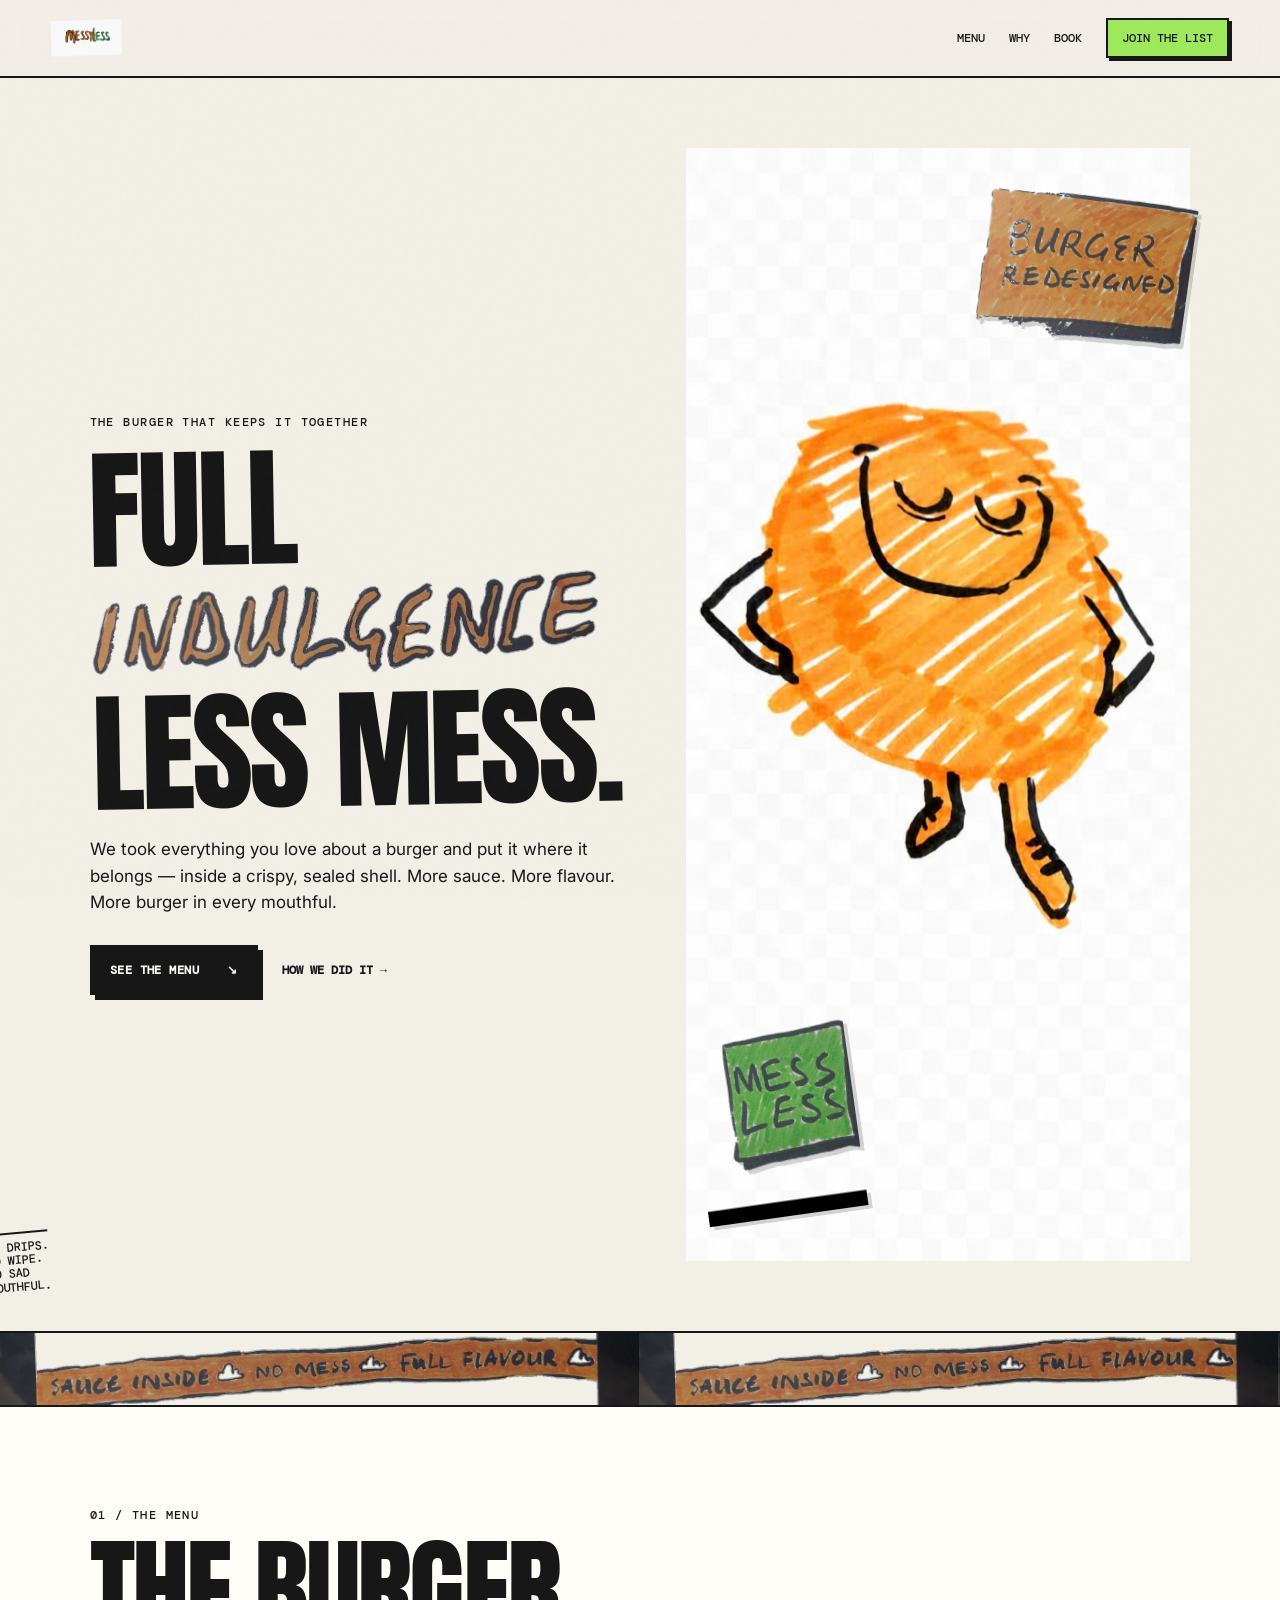
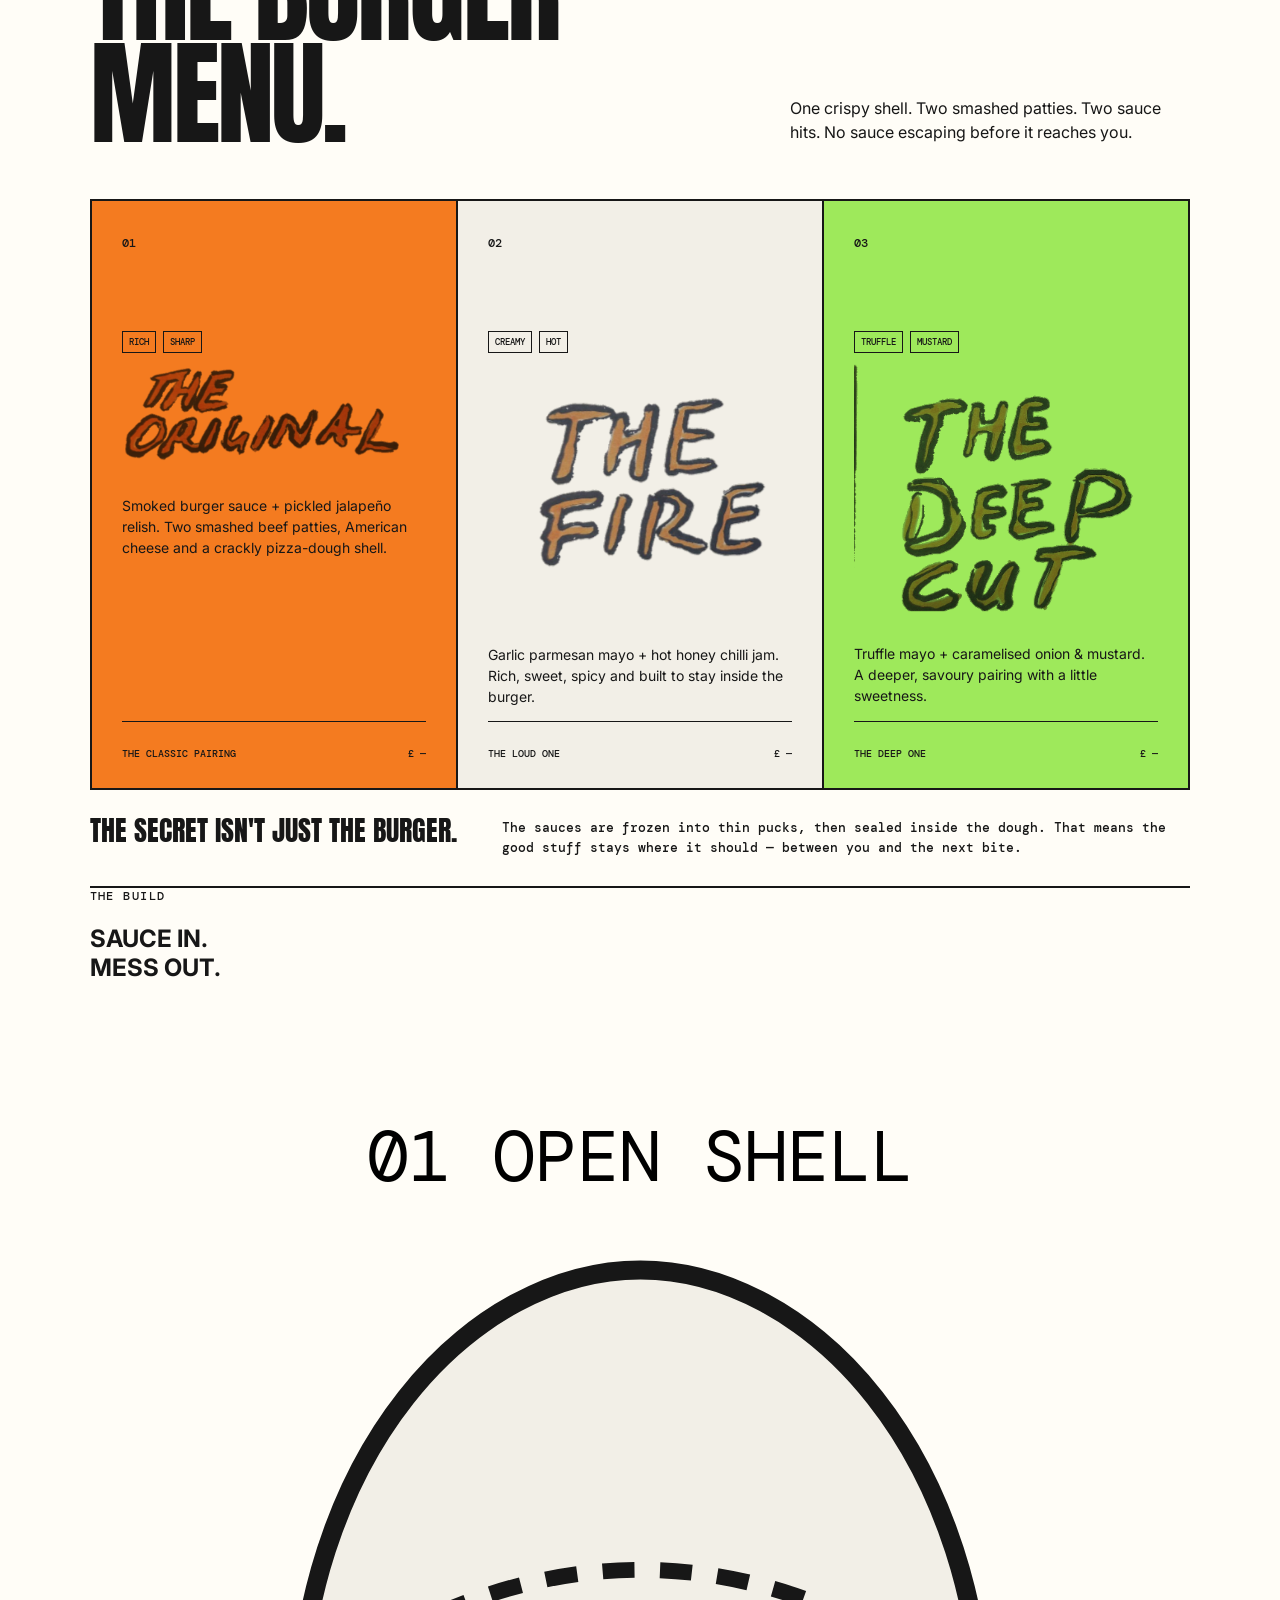
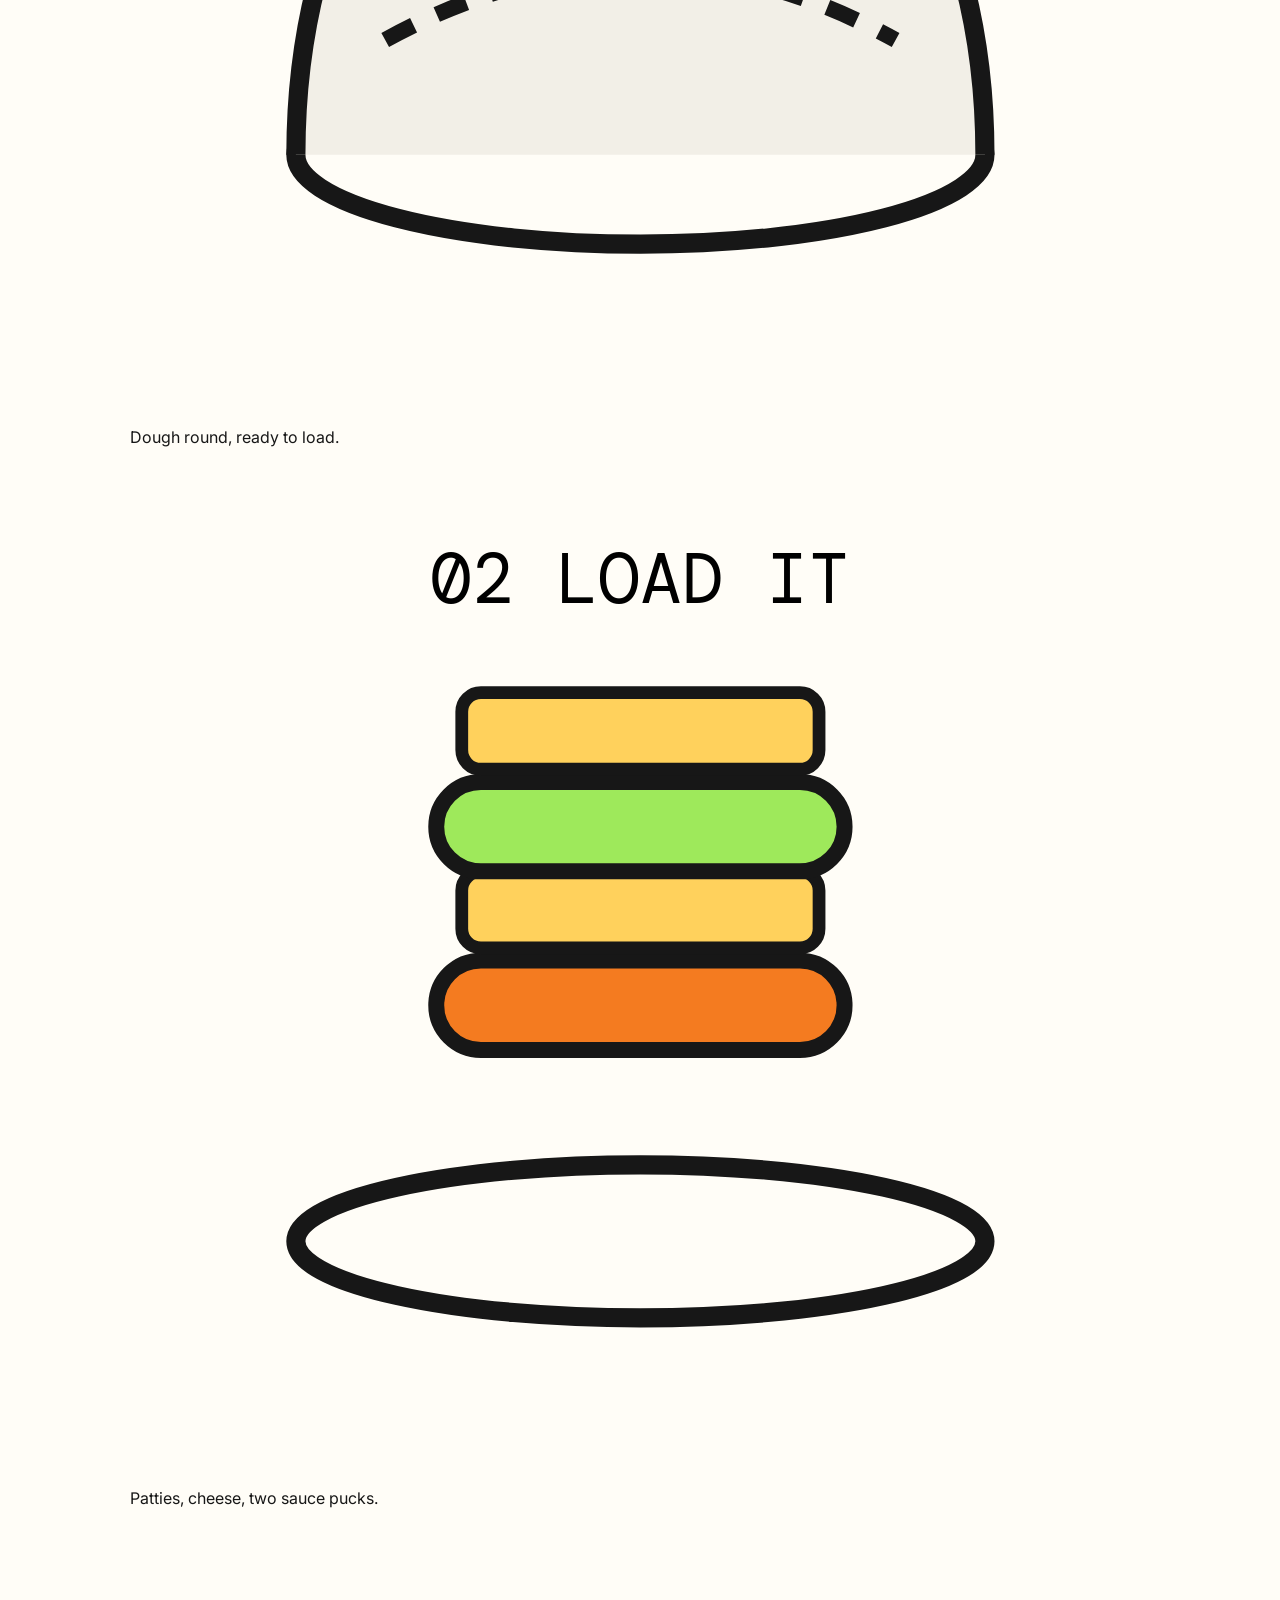
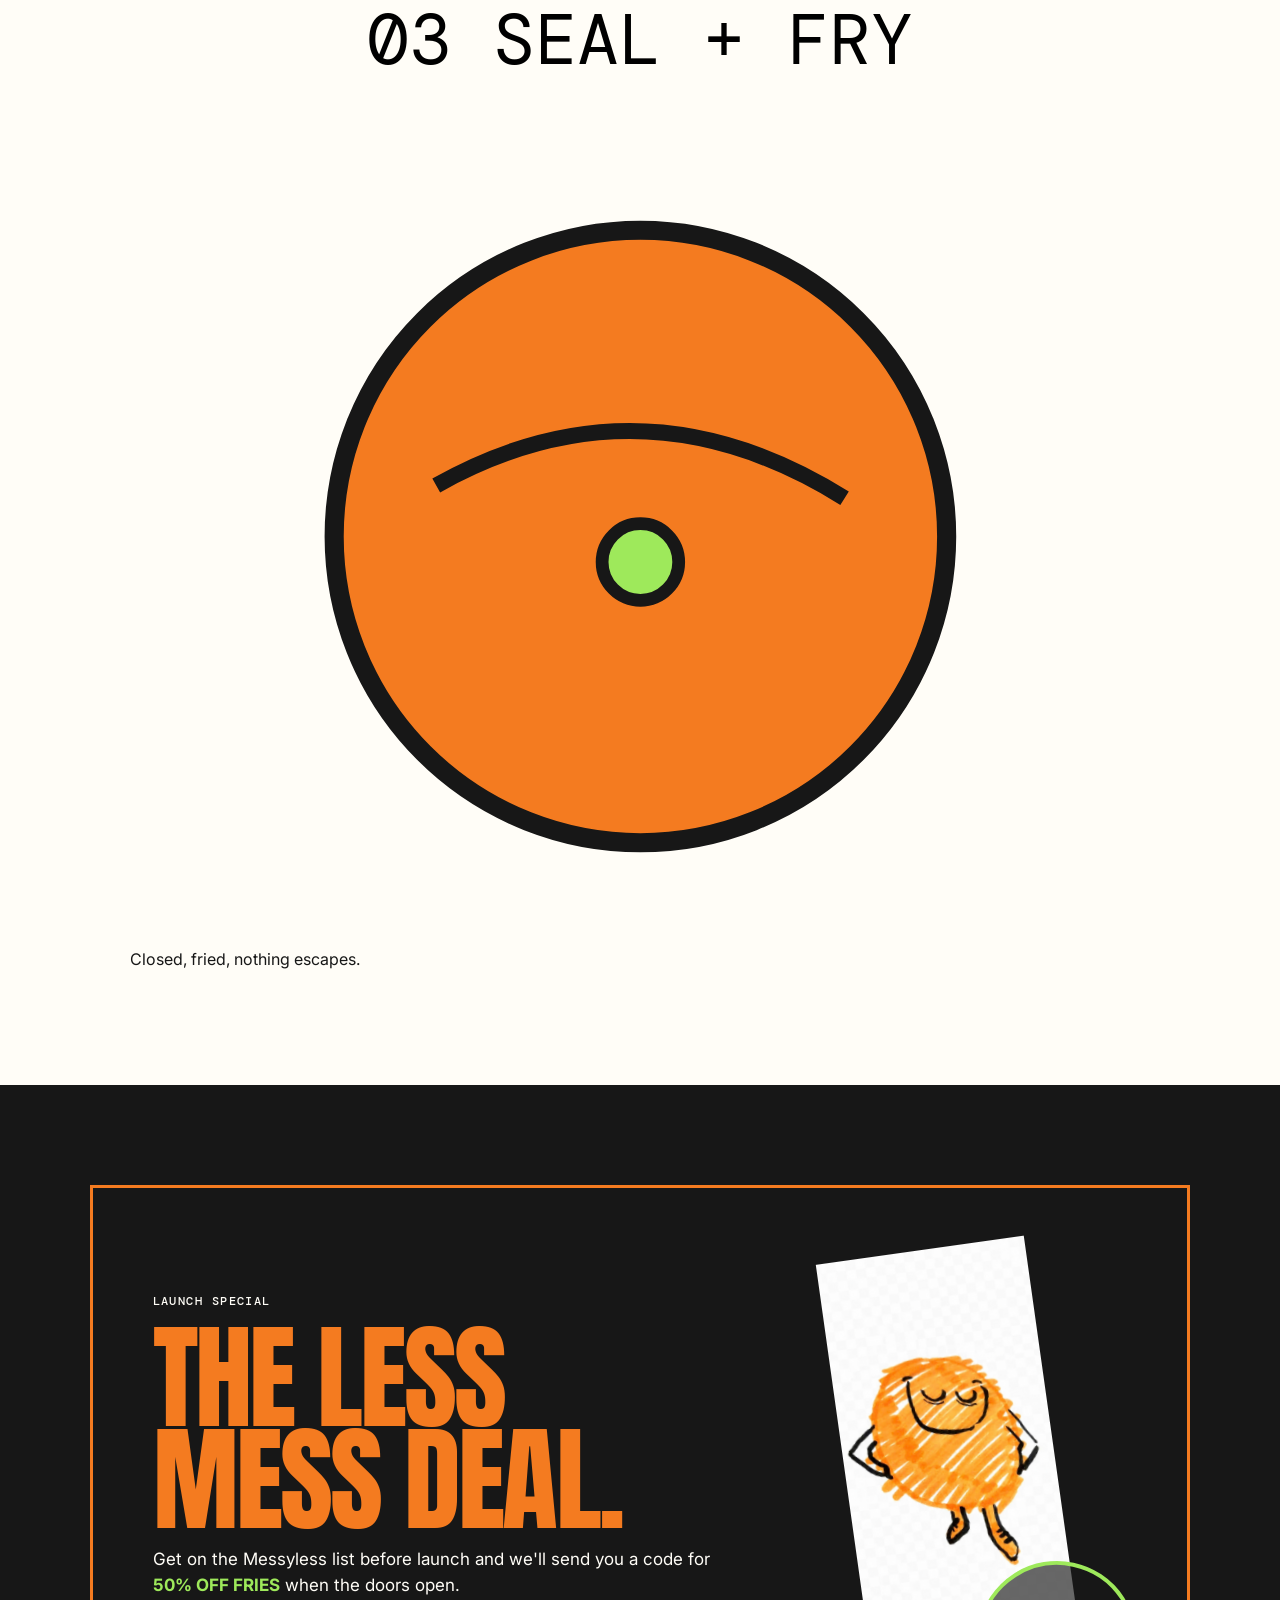
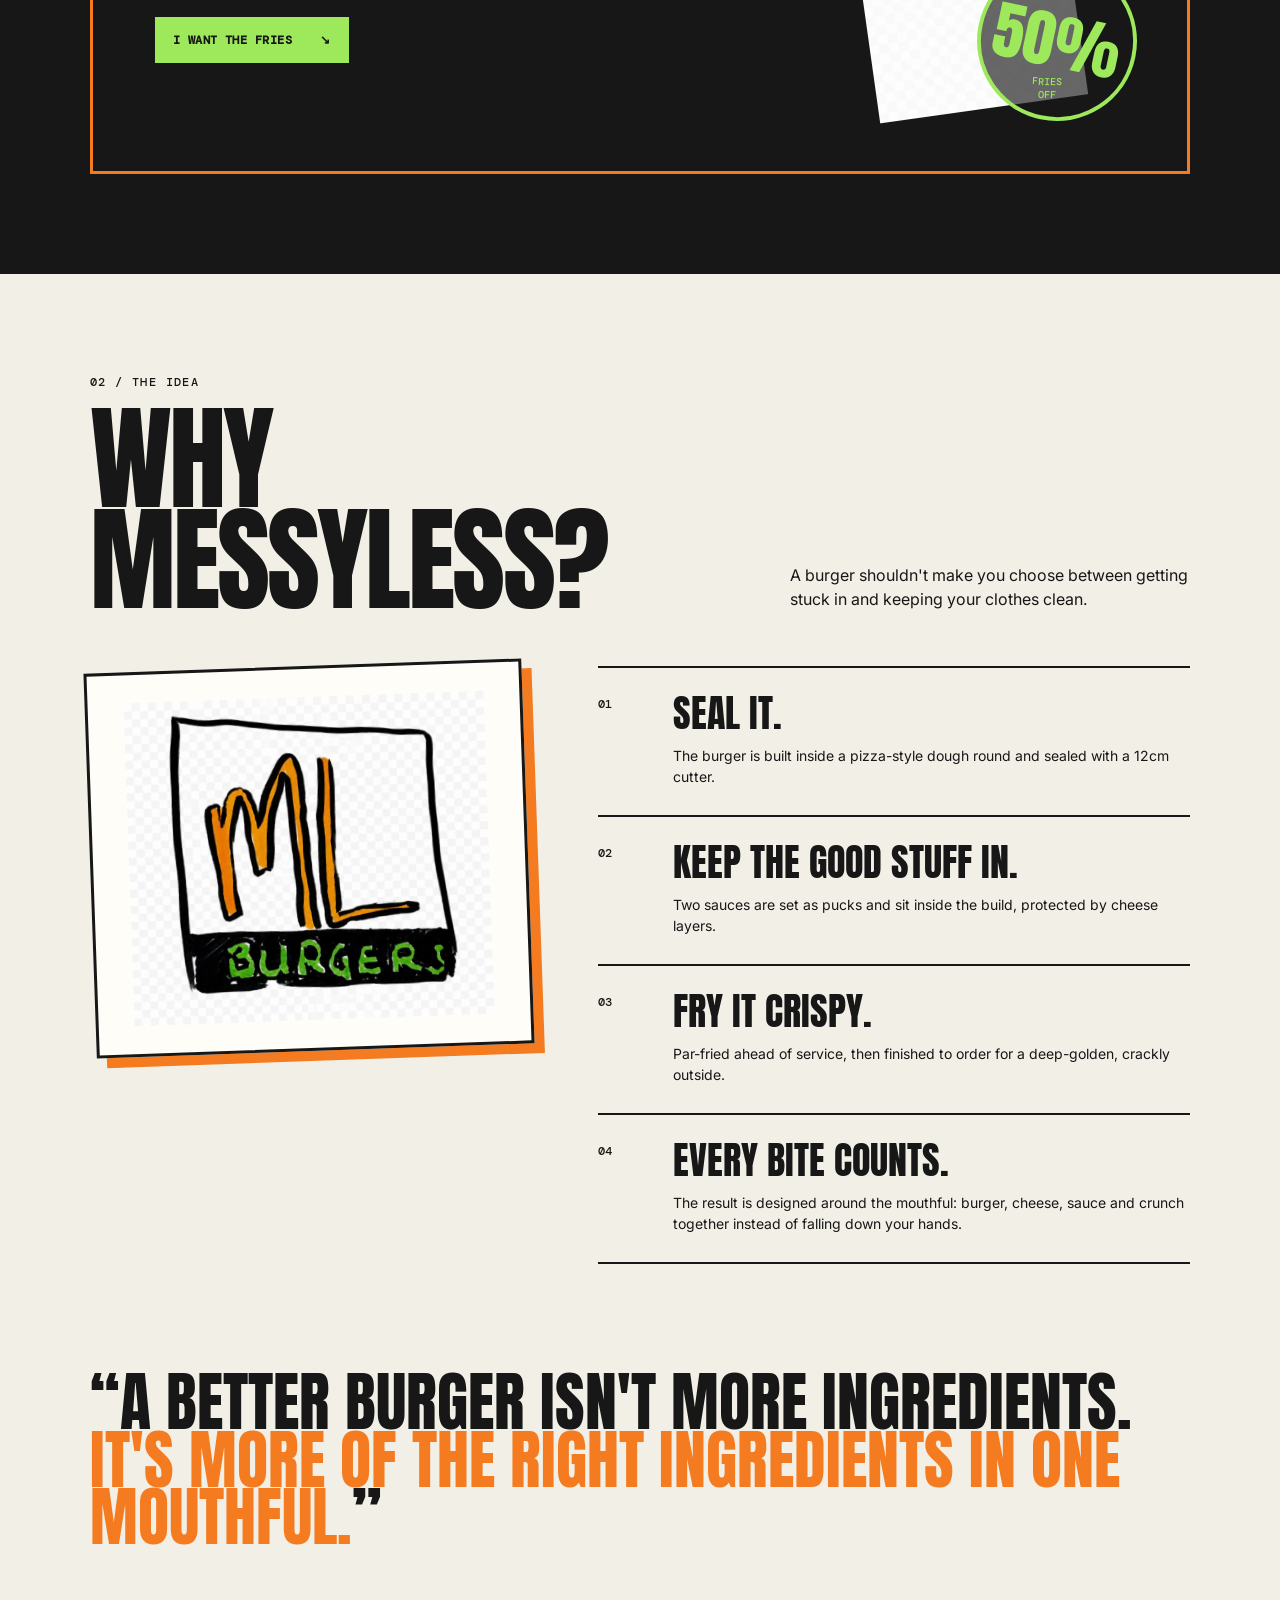
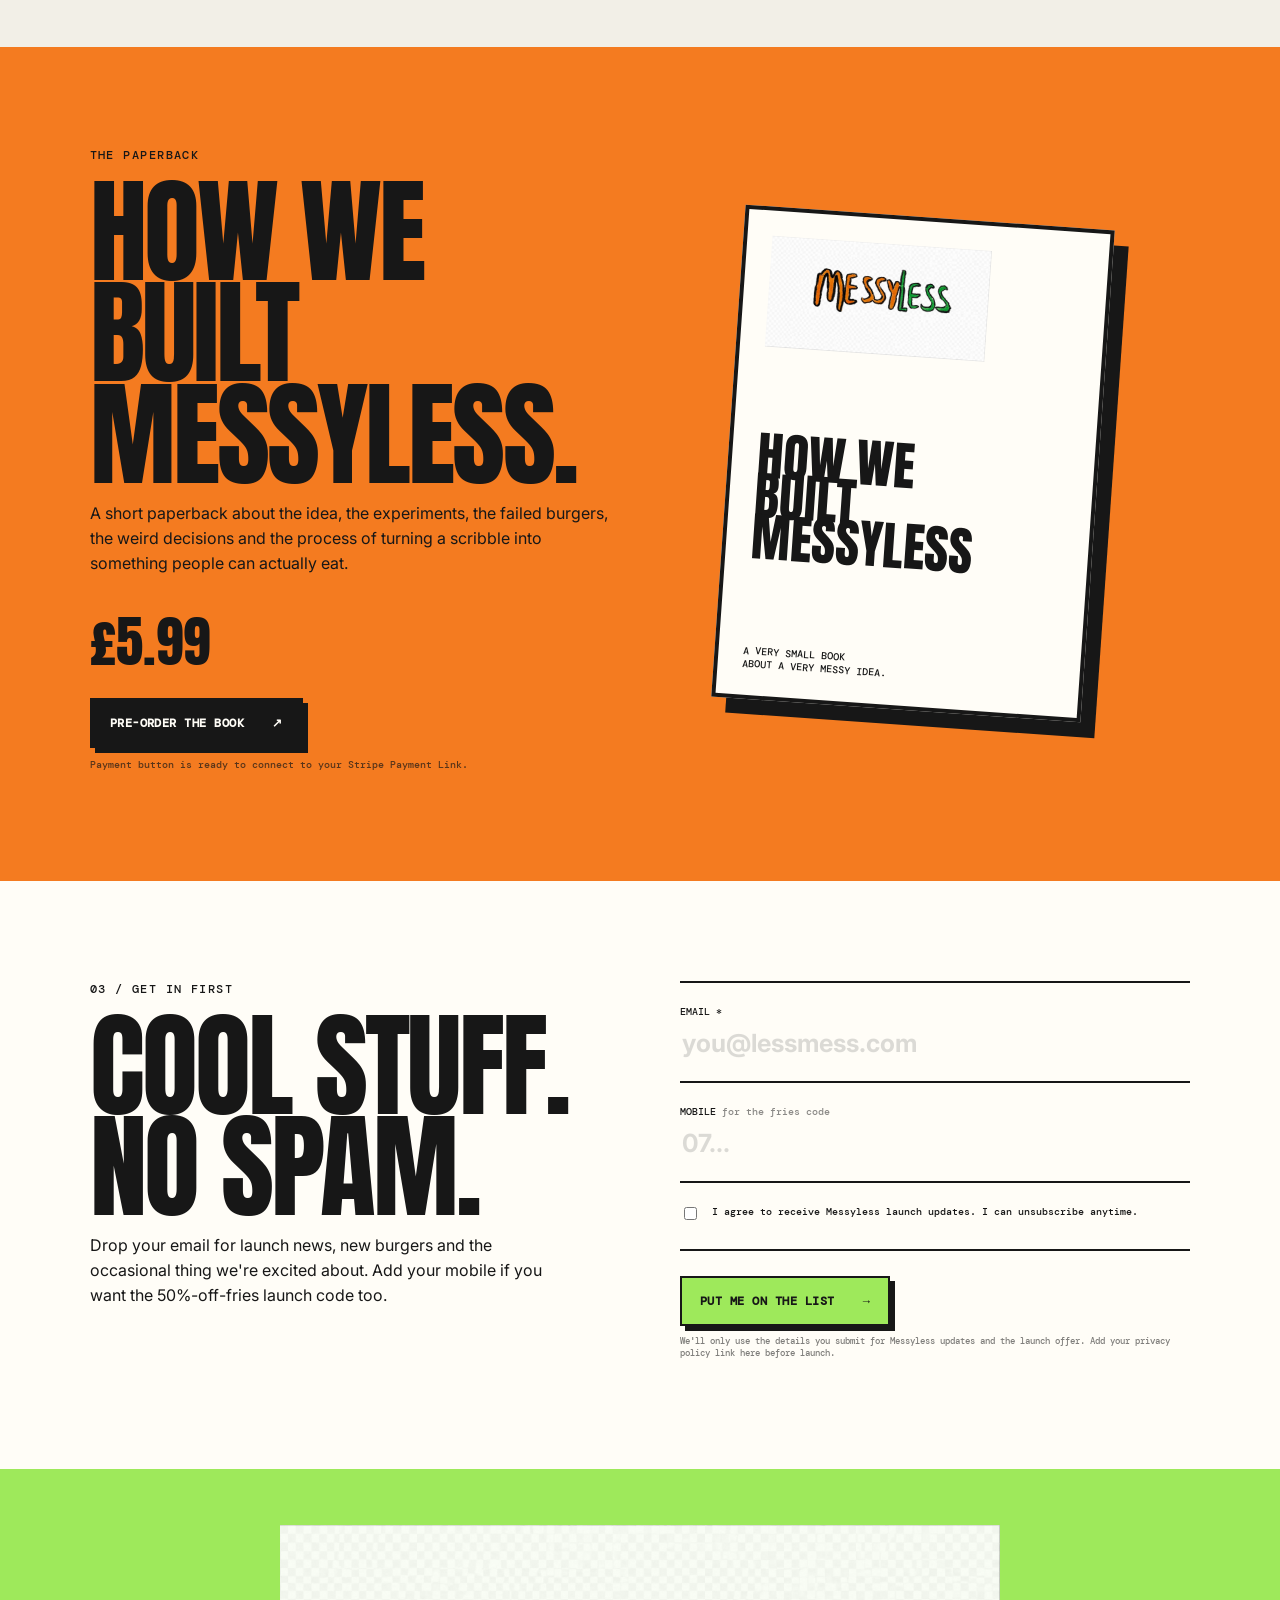
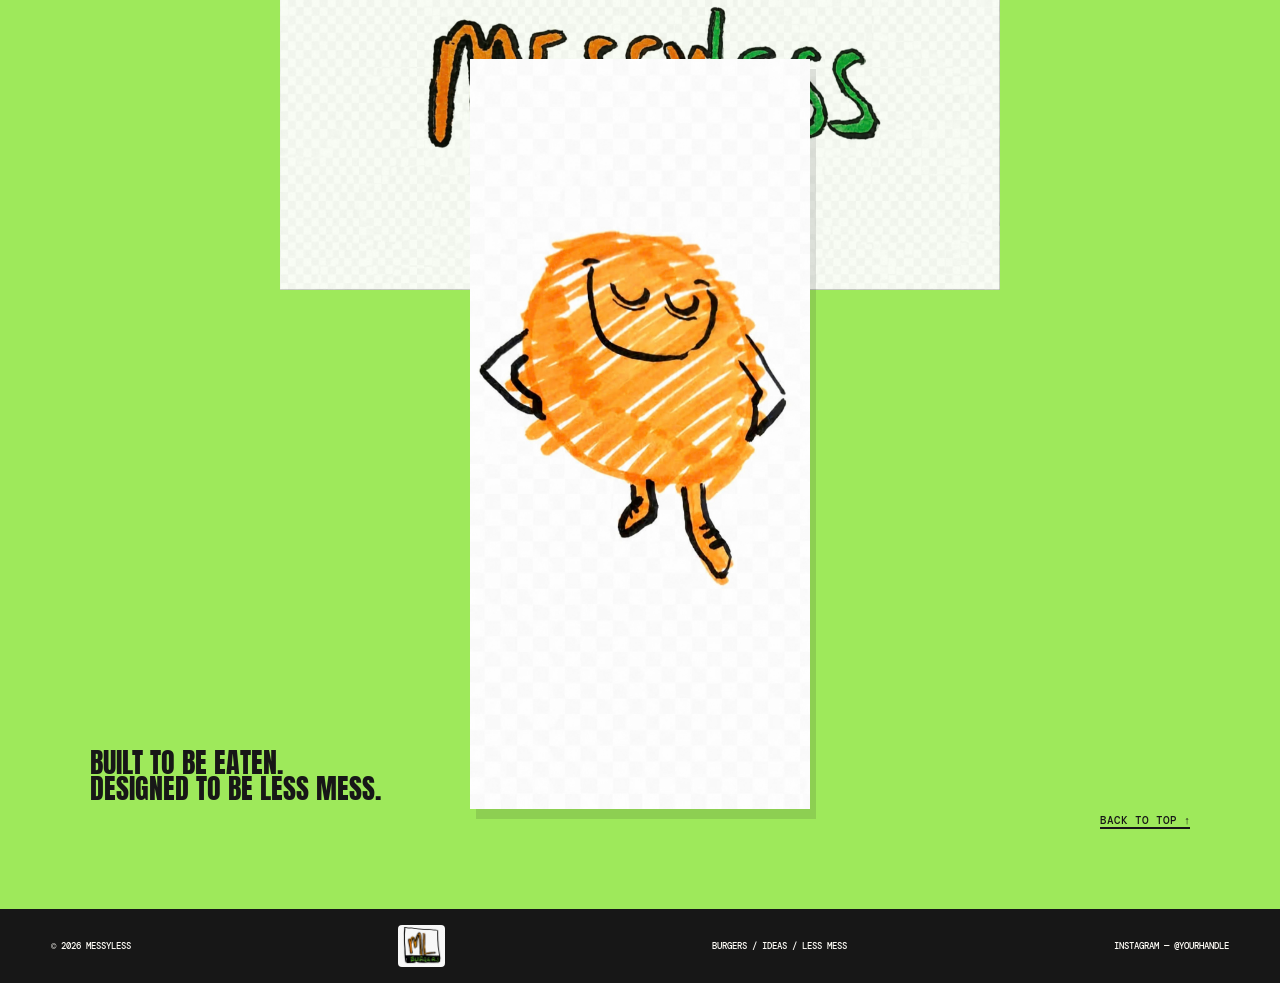
<file: index.html>
<!doctype html>
<html lang="en-GB">
<head>
  <meta charset="utf-8">
  <meta name="viewport" content="width=device-width, initial-scale=1">
  <meta name="description" content="Messyless — a burger built so you can fully indulge without the messy mouthful.">
  <title>MESSYLESS — Burgers, without the mess.</title>
  <link rel="preconnect" href="https://fonts.googleapis.com">
  <link rel="preconnect" href="https://fonts.gstatic.com" crossorigin>
  <link href="https://fonts.googleapis.com/css2?family=Anton&family=DM+Mono:wght@400;500&family=Inter:wght@500;700;800&display=swap" rel="stylesheet">
  <link rel="stylesheet" href="styles.css">
  <link rel="icon" type="image/png" href="messyless-logo.png">
</head>
<body>
  <div class="grain"></div>
  <header class="nav">
    <a class="brand" href="#top" aria-label="Messyless home">
      <img src="messyless-wordmark.png" alt="Messyless">
    </a>
    <nav>
      <a href="#menu">MENU</a>
      <a href="#why">WHY</a>
      <a href="#book">BOOK</a>
      <a class="nav-pill" href="#join">JOIN THE LIST</a>
    </nav>
  </header>

  <main id="top">
    <section class="hero section-pad">
      <div class="hero-copy">
        <p class="eyebrow">THE BURGER THAT KEEPS IT TOGETHER</p>
        <h1>
          FULL
          <img class="indulgence" src="title-indulgence.png" alt="Indulgence">
          LESS MESS.
        </h1>
        <p class="hero-lede">We took everything you love about a burger and put it where it belongs — inside a crispy, sealed shell. More sauce. More flavour. More burger in every mouthful.</p>
        <div class="hero-actions">
          <a class="button button-dark" href="#menu">SEE THE MENU <span>↘</span></a>
          <a class="text-link" href="#why">HOW WE DID IT →</a>
        </div>
        <div class="scribble-note">NO DRIPS.<br>NO WIPE.<br>NO SAD<br>MOUTHFUL.</div>
      </div>
      <div class="hero-art">
        <img class="burst-img" src="sticker-burger-redesigned.png" alt="Burger redesigned">
        <div class="character-wrap" data-follow>
          <img class="character-idle" src="messyless-character.png" alt="Messyless character — a happy orange burger with hands on hips">
          <span class="steam" aria-hidden="true"></span>
          <span class="steam steam-2" aria-hidden="true"></span>
        </div>
        <img class="sticker-img" src="sticker-mess-less.png" alt="Mess less">
      </div>
    </section>

    <section class="ticker" aria-label="Sauce inside, no mess, full flavour">
      <div class="ticker-track">
        <img src="ticker-strip.png" alt="">
        <img src="ticker-strip.png" alt="">
        <img src="ticker-strip.png" alt="">
        <img src="ticker-strip.png" alt="">
      </div>
    </section>

    <section id="menu" class="menu section-pad">
      <div class="section-head">
        <div>
          <p class="eyebrow">01 / THE MENU</p>
          <h2>THE BURGER<br>MENU.</h2>
        </div>
        <p class="section-intro">One crispy shell. Two smashed patties. Two sauce hits. No sauce escaping before it reaches you.</p>
      </div>

      <div class="menu-grid">
        <article class="menu-card featured" data-tilt>
          <div class="menu-num">01</div>
          <div class="sauce-tags"><span>RICH</span><span>SHARP</span></div>
          <h3>
            <img class="flavour-wide" src="title-original.png" alt="The Original">
            <img class="flavour-stack" src="title-original-stack.png" alt="">
          </h3>
          <p>Smoked burger sauce + pickled jalapeño relish. Two smashed beef patties, American cheese and a crackly pizza-dough shell.</p>
          <div class="card-foot"><span>THE CLASSIC PAIRING</span><span>£ —</span></div>
        </article>
        <article class="menu-card" data-tilt>
          <div class="menu-num">02</div>
          <div class="sauce-tags"><span>CREAMY</span><span>HOT</span></div>
          <h3>
            <img class="flavour-wide" src="title-fire.png" alt="The Fire">
            <img class="flavour-stack" src="title-fire-stack.png" alt="">
          </h3>
          <p>Garlic parmesan mayo + hot honey chilli jam. Rich, sweet, spicy and built to stay inside the burger.</p>
          <div class="card-foot"><span>THE LOUD ONE</span><span>£ —</span></div>
        </article>
        <article class="menu-card lime-card" data-tilt>
          <div class="menu-num">03</div>
          <div class="sauce-tags"><span>TRUFFLE</span><span>MUSTARD</span></div>
          <h3>
            <img class="flavour-wide" src="title-deep-cut.png" alt="The Deep Cut">
            <img class="flavour-stack" src="title-deep-cut-stack.png" alt="">
          </h3>
          <p>Truffle mayo + caramelised onion &amp; mustard. A deeper, savoury pairing with a little sweetness.</p>
          <div class="card-foot"><span>THE DEEP ONE</span><span>£ —</span></div>
        </article>
      </div>

      <div class="menu-note">
        <strong>THE SECRET ISN'T JUST THE BURGER.</strong>
        <span>The sauces are frozen into thin pucks, then sealed inside the dough. That means the good stuff stays where it should — between you and the next bite.</span>
      </div>

      <div class="build" aria-label="How the burger is sealed">
        <p class="eyebrow">THE BUILD</p>
        <h2>SAUCE IN.<br>MESS OUT.</h2>
        <div class="build-row">
          <figure class="build-step">
            <svg viewBox="0 0 160 160" aria-hidden="true">
              <ellipse cx="80" cy="118" rx="54" ry="14" fill="none" stroke="#171717" stroke-width="3"/>
              <path d="M26 118 C26 70 54 42 80 42 C106 42 134 70 134 118" fill="#f2efe7" stroke="#171717" stroke-width="3"/>
              <path d="M40 100 Q80 78 120 100" fill="none" stroke="#171717" stroke-width="2.5" stroke-dasharray="5 4"/>
              <text x="80" y="28" text-anchor="middle" font-size="11" font-family="DM Mono, monospace">01 OPEN SHELL</text>
            </svg>
            <figcaption>Dough round, ready to load.</figcaption>
          </figure>
          <figure class="build-step">
            <svg viewBox="0 0 160 160" aria-hidden="true">
              <ellipse cx="80" cy="122" rx="54" ry="12" fill="none" stroke="#171717" stroke-width="3"/>
              <rect x="48" y="78" width="64" height="14" rx="7" fill="#f47b20" stroke="#171717" stroke-width="2.5"/>
              <rect x="52" y="64" width="56" height="12" rx="3" fill="#ffd15c" stroke="#171717" stroke-width="2"/>
              <rect x="48" y="50" width="64" height="14" rx="7" fill="#9ee95b" stroke="#171717" stroke-width="2.5"/>
              <rect x="52" y="36" width="56" height="12" rx="3" fill="#ffd15c" stroke="#171717" stroke-width="2"/>
              <text x="80" y="22" text-anchor="middle" font-size="11" font-family="DM Mono, monospace">02 LOAD IT</text>
            </svg>
            <figcaption>Patties, cheese, two sauce pucks.</figcaption>
          </figure>
          <figure class="build-step">
            <svg viewBox="0 0 160 160" aria-hidden="true">
              <ellipse cx="80" cy="96" rx="48" ry="48" fill="#f47b20" stroke="#171717" stroke-width="3"/>
              <path d="M48 88 Q80 70 112 90" fill="none" stroke="#171717" stroke-width="2.5"/>
              <circle cx="80" cy="100" r="6" fill="#9ee95b" stroke="#171717" stroke-width="2"/>
              <text x="80" y="22" text-anchor="middle" font-size="11" font-family="DM Mono, monospace">03 SEAL + FRY</text>
            </svg>
            <figcaption>Closed, fried, nothing escapes.</figcaption>
          </figure>
        </div>
      </div>
    </section>

    <section class="deal section-pad">
      <div class="deal-inner">
        <div class="deal-copy">
          <p class="eyebrow">LAUNCH SPECIAL</p>
          <h2>THE LESS<br>MESS DEAL.</h2>
          <p>Get on the Messyless list before launch and we'll send you a code for <strong>50% OFF FRIES</strong> when the doors open.</p>
          <a class="button button-lime" href="#join">I WANT THE FRIES <span>↘</span></a>
        </div>
        <div class="deal-visual">
          <img class="character-idle" src="messyless-character.png" alt="" aria-hidden="true">
          <div class="deal-doodle">
            <span>50%</span>
            <small>FRIES<br>OFF</small>
          </div>
        </div>
      </div>
    </section>

    <section id="why" class="why section-pad">
      <div class="section-head">
        <div>
          <p class="eyebrow">02 / THE IDEA</p>
          <h2>WHY<br>MESSYLESS?</h2>
        </div>
        <p class="section-intro">A burger shouldn't make you choose between getting stuck in and keeping your clothes clean.</p>
      </div>

      <div class="why-grid">
        <div class="why-image">
          <img src="messyless-logo.png" alt="ML Burgers hand-drawn logo">
        </div>
        <div class="steps">
          <div class="step"><span>01</span><h3>SEAL IT.</h3><p>The burger is built inside a pizza-style dough round and sealed with a 12cm cutter.</p></div>
          <div class="step"><span>02</span><h3>KEEP THE GOOD STUFF IN.</h3><p>Two sauces are set as pucks and sit inside the build, protected by cheese layers.</p></div>
          <div class="step"><span>03</span><h3>FRY IT CRISPY.</h3><p>Par-fried ahead of service, then finished to order for a deep-golden, crackly outside.</p></div>
          <div class="step"><span>04</span><h3>EVERY BITE COUNTS.</h3><p>The result is designed around the mouthful: burger, cheese, sauce and crunch together instead of falling down your hands.</p></div>
        </div>
      </div>

      <div class="quote">“A BETTER BURGER ISN'T MORE INGREDIENTS.<br><span>IT'S MORE OF THE RIGHT INGREDIENTS IN ONE MOUTHFUL.</span>”</div>
    </section>

    <section id="book" class="book section-pad">
      <div class="book-card">
        <div class="book-copy">
          <p class="eyebrow">THE PAPERBACK</p>
          <h2>HOW WE<br>BUILT<br>MESSYLESS.</h2>
          <p>A short paperback about the idea, the experiments, the failed burgers, the weird decisions and the process of turning a scribble into something people can actually eat.</p>
          <div class="price">£5.99</div>
          <a class="button button-dark" href="YOUR_STRIPE_BOOK_PAYMENT_LINK" target="_blank" rel="noopener">PRE-ORDER THE BOOK <span>↗</span></a>
          <p class="micro">Payment button is ready to connect to your Stripe Payment Link.</p>
        </div>
        <div class="book-cover">
          <img class="cover-mark" src="messyless-wordmark.png" alt="">
          <div class="cover-title">HOW WE<br>BUILT<br>MESSYLESS</div>
          <div class="cover-bottom">A VERY SMALL BOOK<br>ABOUT A VERY MESSY IDEA.</div>
        </div>
      </div>
    </section>

    <section id="join" class="join section-pad">
      <div class="join-top">
        <p class="eyebrow">03 / GET IN FIRST</p>
        <h2>COOL STUFF.<br>NO SPAM.</h2>
        <p>Drop your email for launch news, new burgers and the occasional thing we're excited about. Add your mobile if you want the 50%-off-fries launch code too.</p>
      </div>
      <form class="signup" action="YOUR_FORMSPREE_ENDPOINT" method="POST">
        <label>
          <span>EMAIL *</span>
          <input type="email" name="email" placeholder="you@lessmess.com" required>
        </label>
        <label>
          <span>MOBILE <em>for the fries code</em></span>
          <input type="tel" name="mobile" placeholder="07...">
        </label>
        <label class="consent"><input type="checkbox" name="marketing_consent" value="yes" required><span>I agree to receive Messyless launch updates. I can unsubscribe anytime.</span></label>
        <button class="button button-lime" type="submit">PUT ME ON THE LIST <span>→</span></button>
        <p class="form-note">We'll only use the details you submit for Messyless updates and the launch offer. Add your privacy policy link here before launch.</p>
      </form>
    </section>

    <section class="final section-pad">
      <img class="final-wordmark" src="messyless-wordmark.png" alt="Messyless">
      <img src="messyless-character.png" alt="Messyless character" class="final-character character-idle">
      <p>BUILT TO BE EATEN.<br>DESIGNED TO BE LESS MESS.</p>
      <a href="#top" class="back-top">BACK TO TOP ↑</a>
    </section>
  </main>

  <footer>
    <span>© 2026 MESSYLESS</span>
    <img class="footer-logo" src="messyless-logo.png" alt="ML Burgers">
    <span>BURGERS / IDEAS / LESS MESS</span>
    <span>INSTAGRAM — @YOURHANDLE</span>
  </footer>

  <script src="script.js"></script>
</body>
</html>
</file>
<file: styles.css>
:root{
  --ink:#171717;
  --paper:#f2efe7;
  --orange:#f47b20;
  --orange2:#ff9a31;
  --lime:#9ee95b;
  --cream:#fffdf7;
  --line:rgba(23,23,23,.22);
  --display:'Anton', Impact, sans-serif;
  --body:Inter, Arial, sans-serif;
  --mono:'DM Mono', monospace;
}
*{box-sizing:border-box}
html{scroll-behavior:smooth}
body{margin:0;background:var(--paper);color:var(--ink);font-family:var(--body);overflow-x:hidden}
img{max-width:100%;height:auto;display:block}
a{color:inherit;text-decoration:none}
.grain{position:fixed;inset:0;pointer-events:none;opacity:.045;z-index:50;background-image:url("data:image/svg+xml,%3Csvg viewBox='0 0 180 180' xmlns='http://www.w3.org/2000/svg'%3E%3Cfilter id='n'%3E%3CfeTurbulence type='fractalNoise' baseFrequency='.9' numOctaves='3' stitchTiles='stitch'/%3E%3C/filter%3E%3Crect width='100%25' height='100%25' filter='url(%23n)' opacity='.35'/%3E%3C/svg%3E")}
.nav{height:78px;padding:0 4vw;display:flex;align-items:center;justify-content:space-between;border-bottom:2px solid var(--ink);position:sticky;top:0;background:rgba(242,239,231,.94);backdrop-filter:blur(8px);z-index:40}
.brand{display:flex;align-items:center;transform:rotate(-1.5deg)}
.brand img{height:36px;width:auto}
.nav nav{display:flex;align-items:center;gap:24px;font:500 12px var(--mono)}
.nav nav a:hover{text-decoration:underline}
.nav-pill{border:2px solid var(--ink);padding:10px 14px;background:var(--lime);box-shadow:3px 3px 0 var(--ink)}
.section-pad{padding:100px 7vw;position:relative}
.eyebrow{font:500 12px var(--mono);letter-spacing:.12em;margin:0 0 18px}
.hero{min-height:calc(100vh - 78px);display:grid;grid-template-columns:1.05fr .95fr;gap:3vw;align-items:center;padding-top:70px;padding-bottom:70px}
.hero h1,.section-head h2,.deal h2,.join h2,.book h2{font-family:var(--display);font-weight:400;line-height:.88;letter-spacing:-.025em;margin:0}
.hero h1{font-size:clamp(76px,10.3vw,170px);transform:rotate(-1deg);display:flex;flex-direction:column;align-items:flex-start;gap:8px}
.hero h1 .indulgence{width:min(620px,92%);margin:2px 0 6px;mix-blend-mode:multiply;transform:rotate(-1deg)}
.hero-lede{font-size:17px;line-height:1.55;max-width:610px;margin:30px 0}
.hero-actions{display:flex;align-items:center;gap:24px}
.button{display:inline-flex;align-items:center;justify-content:space-between;gap:28px;padding:15px 18px;border:2px solid var(--ink);font:700 12px var(--mono);letter-spacing:.04em;box-shadow:5px 5px 0 var(--ink);transition:.15s transform,.15s box-shadow}
.button:hover{transform:translate(3px,3px);box-shadow:2px 2px 0 var(--ink)}
.button-dark{background:var(--ink);color:var(--cream)}
.button-lime{background:var(--lime);color:var(--ink)}
.text-link{font:700 12px var(--mono)}
.hero-art{position:relative;min-height:570px;display:grid;place-items:center}
.hero-art > img:not(.burst-img):not(.sticker-img){width:min(420px,78%);position:relative;z-index:2;transform:rotate(3deg);filter:drop-shadow(8px 14px 0 rgba(23,23,23,.12))}
.burst-img{position:absolute;right:0;top:2%;width:min(210px,42%);transform:rotate(8deg);z-index:3;mix-blend-mode:multiply;filter:drop-shadow(4px 4px 0 rgba(23,23,23,.18))}
.sticker-img{position:absolute;left:2%;bottom:4%;width:min(160px,36%);transform:rotate(-8deg);z-index:4;mix-blend-mode:multiply;filter:drop-shadow(4px 4px 0 rgba(23,23,23,.18))}
.scribble-note{position:absolute;left:-1%;bottom:3%;font:500 12px var(--mono);line-height:1.1;transform:rotate(-5deg);border-top:2px solid var(--ink);padding-top:7px;z-index:4}
.ticker{overflow:hidden;border-top:2px solid var(--ink);border-bottom:2px solid var(--ink);background:var(--paper);padding:0}
.ticker-track{display:flex;align-items:center;width:max-content;animation:marquee 28s linear infinite}
.ticker-track img{height:72px;width:auto;flex:0 0 auto;mix-blend-mode:multiply}
@keyframes marquee{to{transform:translateX(-50%)}}
.section-head{display:flex;justify-content:space-between;align-items:end;gap:40px;margin-bottom:55px}
.section-head h2{font-size:clamp(65px,9vw,130px)}
.section-intro{max-width:400px;font-size:16px;line-height:1.5;margin:0}
.menu{background:var(--cream)}
.menu-grid{display:grid;grid-template-columns:repeat(3,1fr);border-top:2px solid var(--ink);border-left:2px solid var(--ink)}
.menu-card{padding:34px 30px 28px;min-height:400px;border-right:2px solid var(--ink);border-bottom:2px solid var(--ink);display:flex;flex-direction:column;position:relative;background:var(--paper)}
.menu-card.featured{background:var(--orange)}
.lime-card{background:var(--lime)}
.menu-num{font:500 12px var(--mono);margin-bottom:80px}
.sauce-tags{display:flex;gap:7px;margin-bottom:12px}
.sauce-tags span{font:500 9px var(--mono);border:1.5px solid currentColor;padding:4px 6px}
.menu-card h3{margin:0 0 18px}
.menu-card h3 img{width:100%;max-width:280px;mix-blend-mode:multiply}
.menu-card h3 .flavour-wide{display:none}
.menu-card h3 .flavour-stack{display:block}
.menu-card p{font-size:14px;line-height:1.5;max-width:370px}
.card-foot{margin-top:auto;padding-top:25px;border-top:1px solid var(--ink);display:flex;justify-content:space-between;font:500 10px var(--mono)}
.menu-note{display:grid;grid-template-columns:1fr 1.8fr;gap:30px;border-bottom:2px solid var(--ink);padding:28px 0;font:500 13px var(--mono);line-height:1.55}
.menu-note strong{font-family:var(--display);font-size:28px;font-weight:400;line-height:.9}
.deal{background:var(--ink);color:var(--cream);overflow:hidden}
.deal-inner{border:3px solid var(--orange);padding:60px;display:flex;align-items:center;justify-content:space-between;gap:50px;min-height:430px}
.deal h2{font-size:clamp(70px,9vw,125px);color:var(--orange)}
.deal-copy p:not(.eyebrow){max-width:570px;font-size:17px;line-height:1.5}
.deal-copy strong{color:var(--lime)}
.deal-visual{position:relative;width:280px;flex:0 0 auto}
.deal-visual img{width:210px;transform:rotate(-8deg);filter:drop-shadow(0 0 0 transparent)}
.deal-doodle{position:absolute;right:-10px;bottom:-10px;width:160px;height:160px;border:4px solid var(--lime);border-radius:50%;display:grid;place-items:center;transform:rotate(12deg);background:rgba(23,23,23,.65)}
.deal-doodle span{font:400 62px var(--display);color:var(--lime);line-height:.8}
.deal-doodle small{font:500 10px var(--mono);text-align:center;position:absolute;transform:translateY(48px) rotate(-10deg);color:var(--lime)}
.why{background:var(--paper)}
.why-grid{display:grid;grid-template-columns:.85fr 1.15fr;gap:70px;align-items:start}
.why-image{border:3px solid var(--ink);background:var(--cream);padding:28px;transform:rotate(-2deg);box-shadow:10px 10px 0 var(--orange);display:grid;place-items:center}
.why-image img{width:100%;max-width:360px}
.steps{border-top:2px solid var(--ink)}
.step{display:grid;grid-template-columns:60px 1fr;gap:15px;padding:28px 0;border-bottom:2px solid var(--ink)}
.step span{font:500 12px var(--mono)}
.step h3{font:400 38px var(--display);margin:0;line-height:.9}
.step p{grid-column:2;font-size:14px;line-height:1.5;margin:0;max-width:570px}
.quote{font:400 clamp(34px,5vw,68px) var(--display);line-height:.9;margin-top:110px;max-width:1100px}
.quote span{color:var(--orange)}
.book{background:var(--orange)}
.book-card{display:grid;grid-template-columns:1fr .8fr;gap:60px;align-items:center}
.book h2{font-size:clamp(72px,9vw,130px)}
.book-copy>p:not(.eyebrow):not(.micro){max-width:520px;line-height:1.55}
.price{font:400 55px var(--display);margin:24px 0 15px}
.micro{font:500 10px var(--mono);max-width:420px;opacity:.7}
.book-cover{width:min(370px,100%);aspect-ratio:3/4;border:4px solid var(--ink);background:var(--cream);padding:25px;display:flex;flex-direction:column;justify-content:space-between;box-shadow:15px 15px 0 var(--ink);transform:rotate(4deg)}
.cover-mark{width:78%;max-width:220px}
.cover-title{font:400 52px var(--display);line-height:.78}
.cover-bottom{font:500 10px var(--mono);line-height:1.3}
.join{background:var(--cream);display:grid;grid-template-columns:1fr 1fr;gap:80px}
.join h2{font-size:clamp(80px,9vw,130px)}
.join-top>p:last-child{max-width:480px;line-height:1.55}
.signup{border-top:2px solid var(--ink)}
.signup label{display:block;padding:22px 0;border-bottom:2px solid var(--ink)}
.signup label>span{display:block;font:500 10px var(--mono);margin-bottom:9px}
.signup em{opacity:.5;font-style:normal}
.signup input[type=email],.signup input[type=tel]{width:100%;border:0;background:transparent;outline:0;font:700 25px var(--body);color:var(--ink)}
.signup input::placeholder{opacity:.25}
.consent{display:flex!important;gap:12px;align-items:flex-start;font:500 10px var(--mono);line-height:1.4}
.consent input{margin-top:2px;accent-color:var(--ink)}
.signup .button{margin-top:25px}
.form-note{font:500 9px var(--mono);line-height:1.4;opacity:.55;max-width:520px}
.final{background:var(--lime);min-height:680px;display:grid;place-items:center;text-align:center;overflow:hidden}
.final-wordmark{width:min(720px,86vw);position:absolute;top:56px;z-index:1;opacity:.95}
.final-character{width:min(340px,58vw);position:relative;z-index:2;margin-top:90px;filter:drop-shadow(6px 10px 0 rgba(23,23,23,.12))}
.final>p{font:400 28px var(--display);line-height:.9;position:absolute;bottom:80px;left:7vw;text-align:left}
.back-top{position:absolute;right:7vw;bottom:80px;border-bottom:2px solid var(--ink);font:500 11px var(--mono)}
footer{display:flex;justify-content:space-between;align-items:center;gap:16px;padding:16px 4vw;background:var(--ink);color:var(--cream);font:500 9px var(--mono);flex-wrap:wrap}
.footer-logo{height:42px;width:auto;background:#fff;border-radius:4px}
@media(max-width:850px){
  .nav{height:64px}
  .brand img{height:28px}
  .nav nav a:not(.nav-pill){display:none}
  .nav-pill{padding:8px 10px}
  .section-pad{padding:70px 5vw}
  .hero{grid-template-columns:1fr;padding-top:45px}
  .hero h1{font-size:clamp(70px,18vw,130px)}
  .hero h1 .indulgence{width:100%}
  .hero-art{min-height:420px;margin-top:-10px}
  .scribble-note{left:4%;bottom:0}
  .menu-grid,.why-grid,.book-card,.join{grid-template-columns:1fr}
  .menu-card{min-height:340px}
  .menu-note{grid-template-columns:1fr}
  .deal-inner{padding:35px 25px;flex-direction:column;align-items:flex-start}
  .deal-visual{align-self:flex-end}
  .book-cover{margin:auto}
  .join{gap:50px}
  .final{min-height:620px}
  .final>p{left:5vw;bottom:50px;font-size:22px}
  .back-top{right:5vw;bottom:50px}
  .why-image{max-width:420px}
  .section-head{display:block}
  .section-intro{margin-top:25px}
}
@media(max-width:500px){
  .hero-art img{width:72%}
  .burst{font-size:13px}
  .sticker{font-size:21px}
  .menu-card h3 .flavour-wide{display:block;max-width:100%}
  .menu-card h3 .flavour-stack{display:none}
  .ticker-track img{height:56px}
  .step{grid-template-columns:42px 1fr}
  .step h3{font-size:32px}
  .quote{margin-top:70px}
  .final-wordmark{top:36px}
}
</file>
